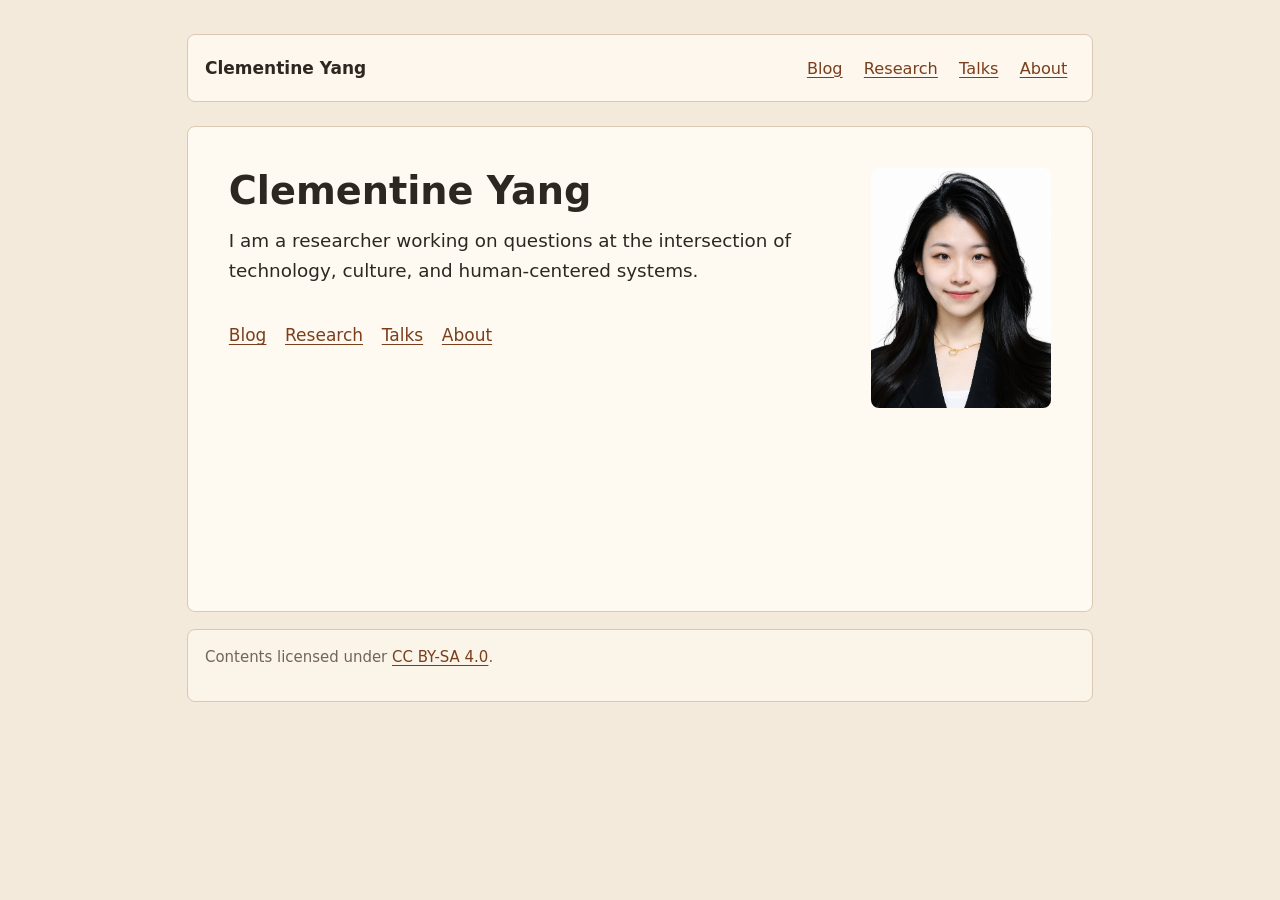
<file: index.html>
<!doctype html>
<html lang="en">
  <head>
    <meta charset="utf-8">
    <meta name="viewport" content="width=device-width, initial-scale=1">
    <meta name="description" content="Academic homepage for Clementine Yang.">
    <title>Clementine Yang</title>
    <link rel="icon" href="/favicon.svg" type="image/svg+xml">
    <link rel="stylesheet" href="/styles.css?v=20261126-cursor">
  <link rel="stylesheet" href="/cursor.css?v=20261126-cursor">
</head>
  <body>
    <header class="site-header">
      <a class="site-title" href="/" aria-label="Clementine Yang home">Clementine Yang</a>
      <nav aria-label="Primary navigation">
        <a href="/blog/">Blog</a>
        <a href="/research/">Research</a>
        <a href="/talks/">Talks</a>
        <a href="/about/">About</a>
      </nav>
    </header>

    <main class="home">
      <section class="home-intro" aria-labelledby="home-title">
        <div class="home-copy">
        <h1 id="home-title">Clementine Yang</h1>
        <p class="lede">
          I am a researcher working on questions at the intersection of
          technology, culture, and human-centered systems.
        </p>

        <ul class="home-links" aria-label="Site sections">
          <li><a href="/blog/">Blog</a></li>
          <li><a href="/research/">Research</a></li>
          <li><a href="/talks/">Talks</a></li>
          <li><a href="/about/">About</a></li>
        </ul>
        </div>
        <img class="home-portrait" src="/assets/clementine-yang-white.png" alt="Portrait of Clementine Yang against a white background" width="576" height="768">
      </section>
    </main>

    <footer>
      <p>Contents licensed under <a href="https://creativecommons.org/licenses/by-sa/4.0/">CC BY-SA 4.0</a>.</p>
    </footer>
  </body>
</html>
</file>
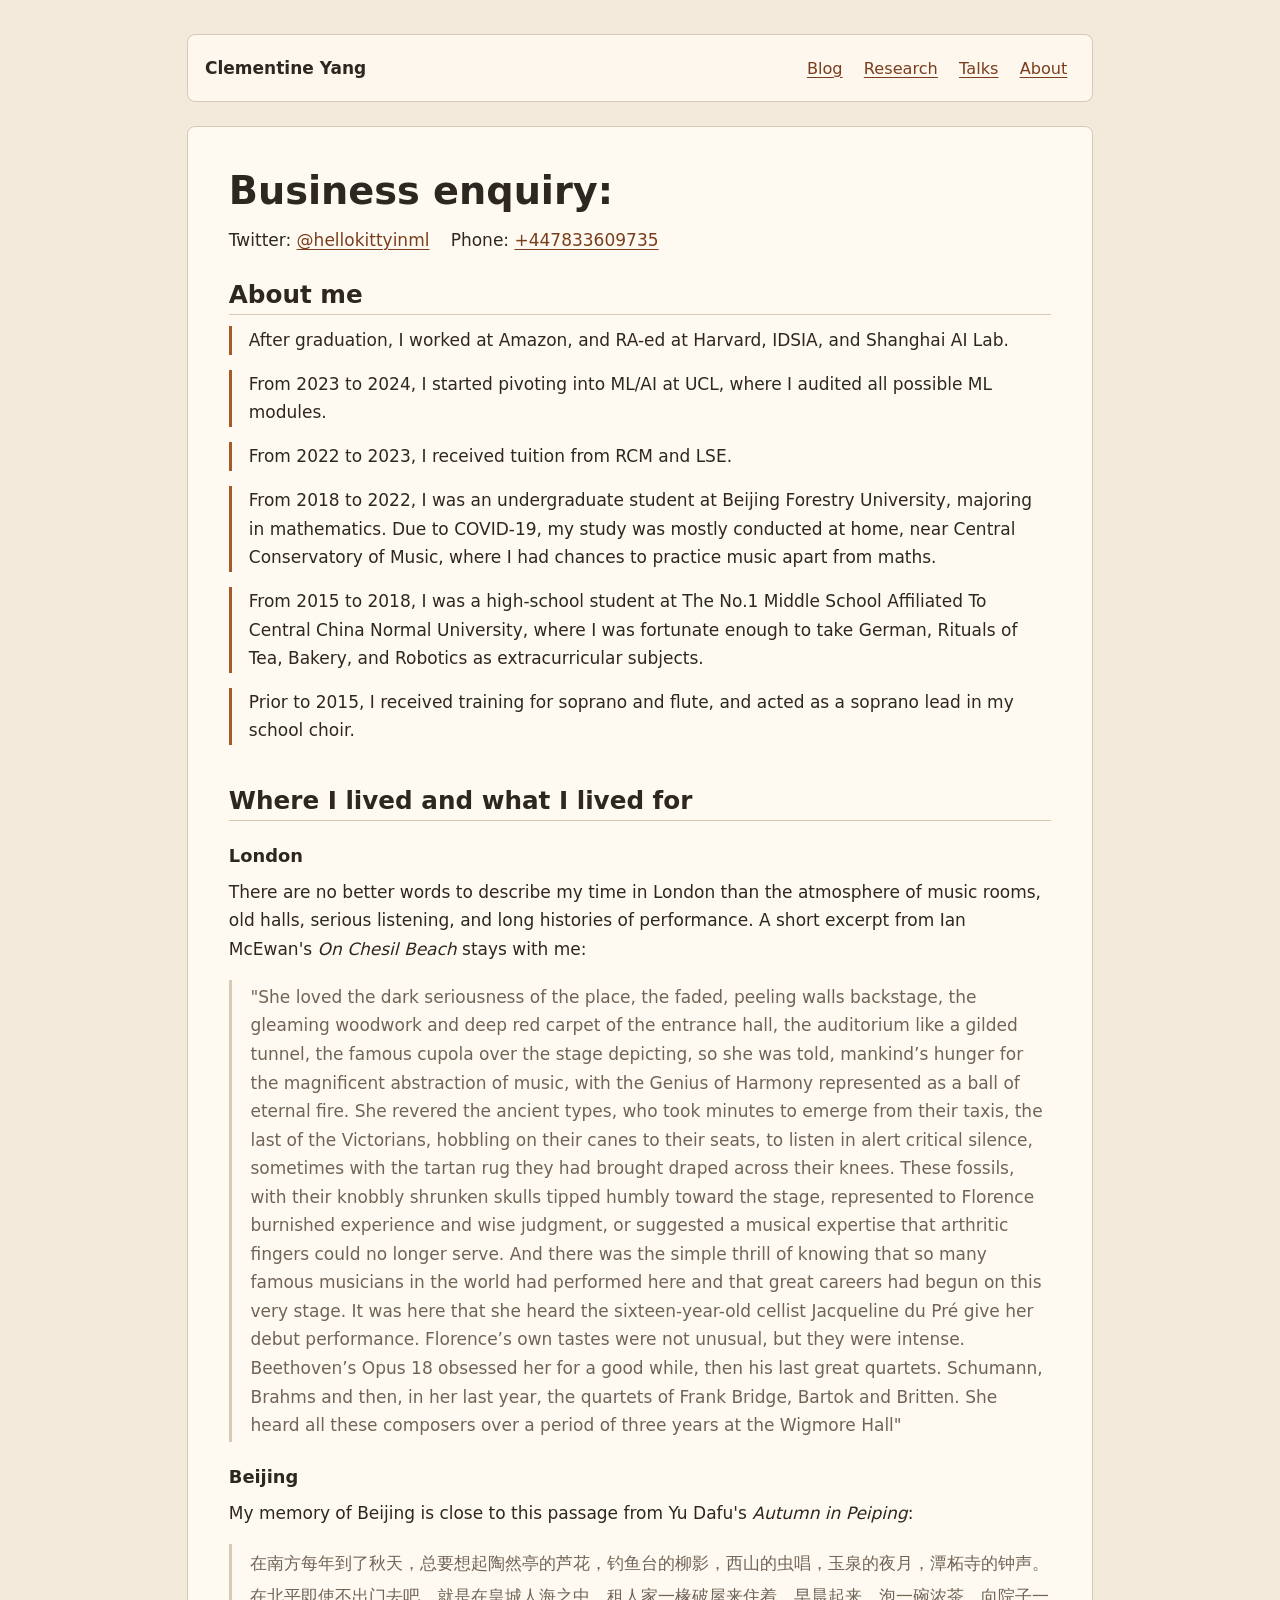
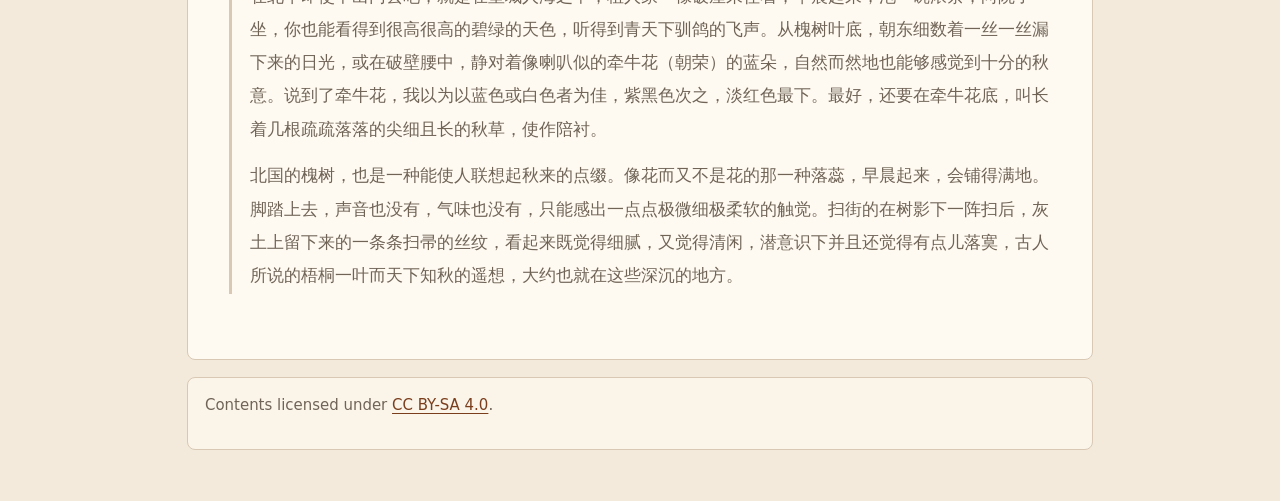
<file: about/index.html>
<!doctype html>
<html lang="en">
  <head>
    <meta charset="utf-8">
    <meta name="viewport" content="width=device-width, initial-scale=1">
    <meta name="description" content="About Clementine Yang.">
    <title>About - Clementine Yang</title>
    <link rel="icon" href="/favicon.svg" type="image/svg+xml">
    <link rel="stylesheet" href="/styles.css?v=20261126-cursor">
  <link rel="stylesheet" href="/cursor.css?v=20261126-cursor">
</head>
  <body>
    <header class="site-header">
      <a class="site-title" href="/" aria-label="Clementine Yang home">Clementine Yang</a>
      <nav aria-label="Primary navigation">
        <a href="/blog/">Blog</a>
        <a href="/research/">Research</a>
        <a href="/talks/">Talks</a>
        <a href="/about/">About</a>
      </nav>
    </header>

    <main>
      <h1>Business enquiry:</h1>
      <p class="about-contacts">
        <span>Twitter: <a href="https://twitter.com/hellokittyinml">@hellokittyinml</a></span>
        <span>Phone: <a href="tel:+447833609735">+447833609735</a></span>
      </p>

      <section class="about-section" aria-labelledby="about-me">
        <h2 id="about-me">About me</h2>
        <div class="timeline">
          <p>
            After graduation, I worked at Amazon, and RA-ed at
            Harvard, IDSIA, and Shanghai AI Lab.
          </p>
          <p>
            From 2023 to 2024, I started pivoting into ML/AI at UCL,
            where I audited all possible ML modules.
          </p>
          <p>
            From 2022 to 2023, I received tuition from RCM and LSE.
          </p>
          <p>
            From 2018 to 2022, I was an undergraduate student at Beijing
            Forestry University, majoring in mathematics. Due to COVID-19, my
            study was mostly conducted at home, near Central Conservatory of
            Music, where I had chances to practice music apart from maths.
          </p>
          <p>
            From 2015 to 2018, I was a high-school student at The No.1 Middle
            School Affiliated To Central China Normal University, where I was
            fortunate enough to take German, Rituals of Tea, Bakery, and
            Robotics as extracurricular subjects.
          </p>
          <p>
            Prior to 2015, I received training for soprano and flute, and
            acted as a soprano lead in my school choir.
          </p>
        </div>
      </section>

      <section class="about-section" aria-labelledby="lived-for">
        <h2 id="lived-for">Where I lived and what I lived for</h2>

        <h3>London</h3>
        <p>
          There are no better words to describe my time in London than the
          atmosphere of music rooms, old halls, serious listening, and long
          histories of performance. A short excerpt from Ian McEwan's
          <em>On Chesil Beach</em> stays with me:
        </p>
        <blockquote class="literary-quote">
          <p>
            "She loved the dark
seriousness of the place, the faded, peeling walls
backstage, the gleaming woodwork and deep red
carpet of the entrance hall, the auditorium like a
gilded tunnel, the famous cupola over the stage
depicting, so she was told, mankind’s hunger for
the magnificent abstraction of music, with the
Genius of Harmony represented as a ball of eternal fire. She revered the ancient types, who took
minutes to emerge from their taxis, the last of the
Victorians, hobbling on their canes to their seats,
to listen in alert critical silence, sometimes with
the tartan rug they had brought draped across
their knees. These fossils, with their knobbly
shrunken skulls tipped humbly toward the stage,
represented to Florence burnished experience and
wise judgment, or suggested a musical expertise
that arthritic fingers could no longer serve. And
there was the simple thrill of knowing that so
many famous musicians in the world had performed here and that great careers had begun on
this very stage. It was here that she heard the
sixteen-year-old cellist Jacqueline du Pré give her
debut performance. Florence’s own tastes were
not unusual, but they were intense. Beethoven’s
Opus 18 obsessed her for a good while, then his
last great quartets. Schumann, Brahms and then,
in her last year, the quartets of Frank Bridge, Bartok and Britten. She heard all these composers
over a period of three years at the Wigmore Hall"
          </p>
        </blockquote>


        <h3>Beijing</h3>
        <p>
          My memory of Beijing is close to this passage from Yu Dafu's
          <em>Autumn in Peiping</em>:
        </p>
        <blockquote class="literary-quote cjk" lang="zh-Hans">
          <p>
            在南方每年到了秋天，总要想起陶然亭的芦花，钓鱼台的柳影，西山的虫唱，玉泉的夜月，潭柘寺的钟声。在北平即使不出门去吧，就是在皇城人海之中，租人家一椽破屋来住着，早晨起来，泡一碗浓茶，向院子一坐，你也能看得到很高很高的碧绿的天色，听得到青天下驯鸽的飞声。从槐树叶底，朝东细数着一丝一丝漏下来的日光，或在破壁腰中，静对着像喇叭似的牵牛花（朝荣）的蓝朵，自然而然地也能够感觉到十分的秋意。说到了牵牛花，我以为以蓝色或白色者为佳，紫黑色次之，淡红色最下。最好，还要在牵牛花底，叫长着几根疏疏落落的尖细且长的秋草，使作陪衬。
          </p>
          <p>
            北国的槐树，也是一种能使人联想起秋来的点缀。像花而又不是花的那一种落蕊，早晨起来，会铺得满地。脚踏上去，声音也没有，气味也没有，只能感出一点点极微细极柔软的触觉。扫街的在树影下一阵扫后，灰土上留下来的一条条扫帚的丝纹，看起来既觉得细腻，又觉得清闲，潜意识下并且还觉得有点儿落寞，古人所说的梧桐一叶而天下知秋的遥想，大约也就在这些深沉的地方。
          </p>
        </blockquote>
      </section>
    </main>

    <footer>
      <p>Contents licensed under <a href="https://creativecommons.org/licenses/by-sa/4.0/">CC BY-SA 4.0</a>.</p>
    </footer>
  </body>
</html>
</file>
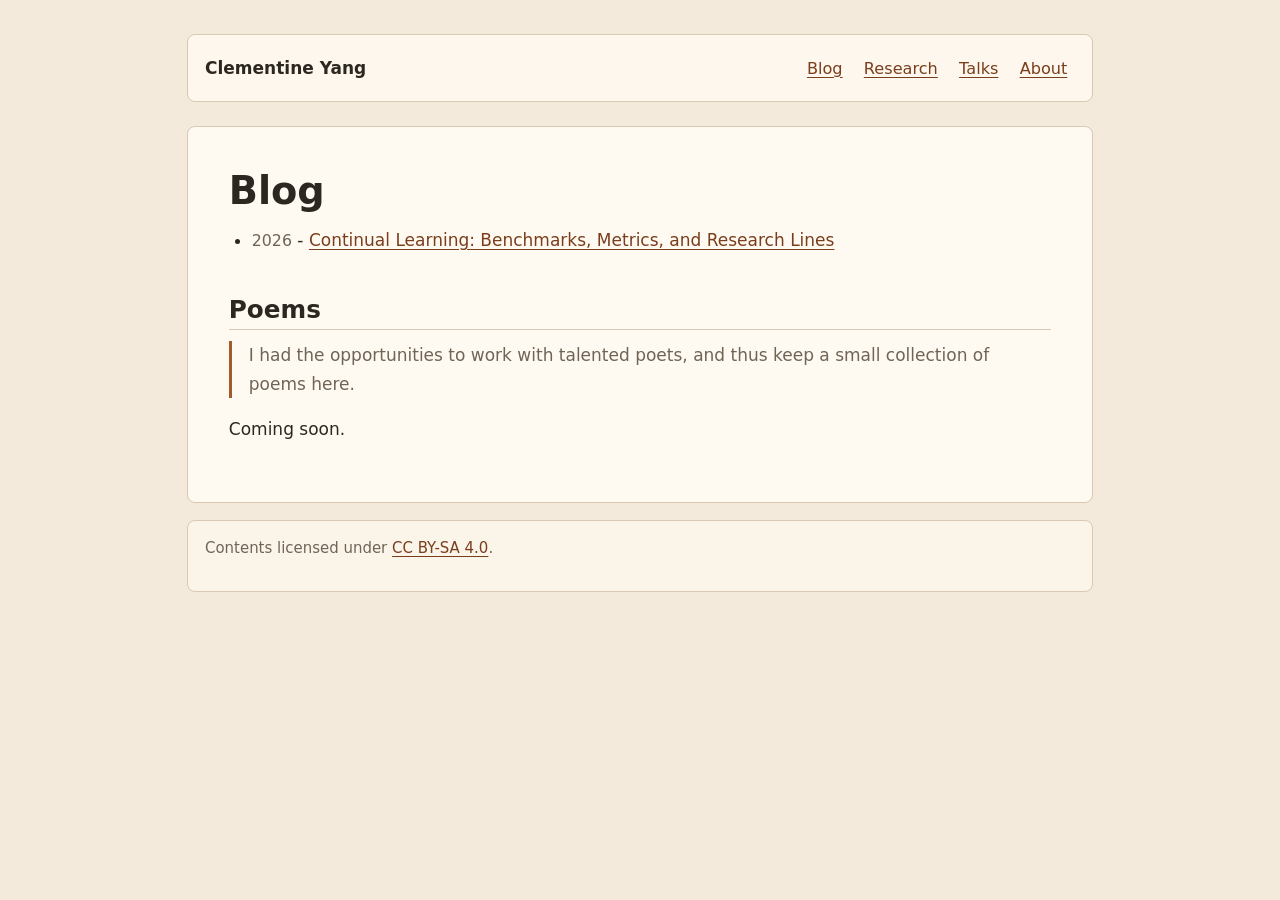
<file: blog/index.html>
<!doctype html>
<html lang="en">
  <head>
    <meta charset="utf-8">
    <meta name="viewport" content="width=device-width, initial-scale=1">
    <meta name="description" content="Blog by Clementine Yang.">
    <title>Blog - Clementine Yang</title>
    <link rel="icon" href="/favicon.svg" type="image/svg+xml">
    <link rel="stylesheet" href="/styles.css?v=20261126-cursor">
  <link rel="stylesheet" href="/cursor.css?v=20261126-cursor">
</head>
  <body>
    <header class="site-header">
      <a class="site-title" href="/" aria-label="Clementine Yang home">Clementine Yang</a>
      <nav aria-label="Primary navigation">
        <a href="/blog/">Blog</a>
        <a href="/research/">Research</a>
        <a href="/talks/">Talks</a>
        <a href="/about/">About</a>
      </nav>
    </header>

    <main>
      <h1>Blog</h1>
      <ul>
        <li>
          <span class="meta">2026</span> -
          <a href="/blog/continual-learning-overview/">
            Continual Learning: Benchmarks, Metrics, and Research Lines
          </a>
        </li>
      </ul>

      <h2>Poems</h2>
      <p class="notice">
        I had the opportunities to work with talented poets, and thus keep a
        small collection of poems here.
      </p>

      <p>Coming soon.</p>
    </main>

    <footer>
      <p>Contents licensed under <a href="https://creativecommons.org/licenses/by-sa/4.0/">CC BY-SA 4.0</a>.</p>
    </footer>
  </body>
</html>
</file>
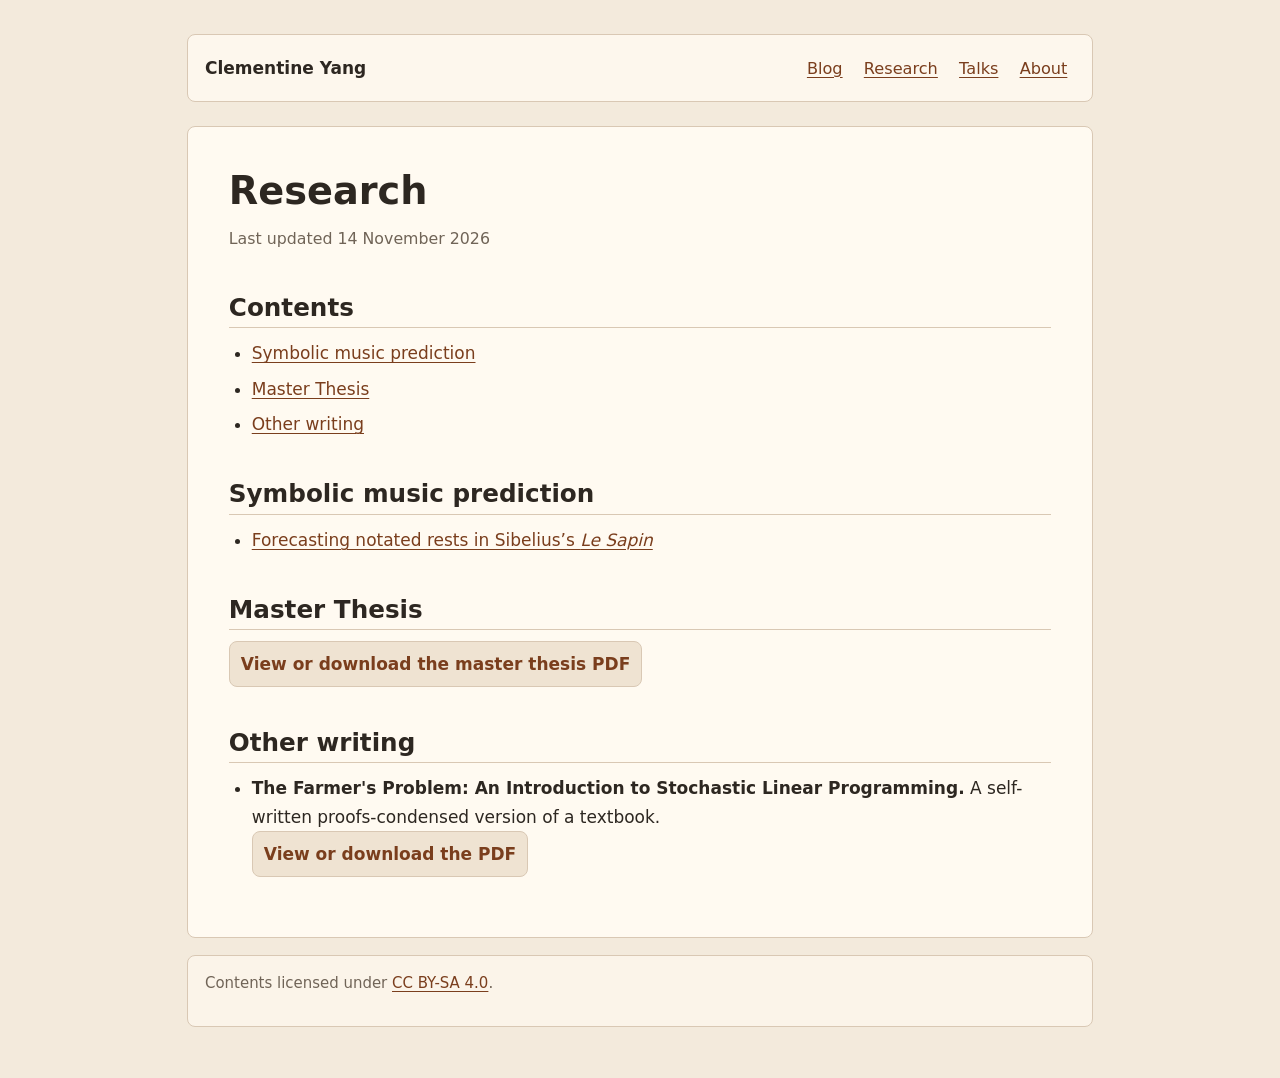
<file: research/index.html>
<!doctype html>
<html lang="en">
  <head>
    <meta charset="utf-8">
    <meta name="viewport" content="width=device-width, initial-scale=1">
    <meta name="description" content="Research by Clementine Yang.">
    <title>Research - Clementine Yang</title>
    <link rel="icon" href="/favicon.svg" type="image/svg+xml">
    <link rel="stylesheet" href="/styles.css?v=20261126-cursor">
  <link rel="stylesheet" href="/cursor.css?v=20261126-cursor">
</head>
  <body>
    <header class="site-header">
      <a class="site-title" href="/" aria-label="Clementine Yang home">Clementine Yang</a>
      <nav aria-label="Primary navigation">
        <a href="/blog/">Blog</a>
        <a href="/research/">Research</a>
        <a href="/talks/">Talks</a>
        <a href="/about/">About</a>
      </nav>
    </header>

    <main>
      <h1>Research</h1>
      <p class="meta">Last updated 14 November 2026</p>

      <h2>Contents</h2>
      <ul>
        <li><a href="#symbolic-music-prediction">Symbolic music prediction</a></li>
        <li><a href="#master-thesis">Master Thesis</a></li>
        <li><a href="#writing">Other writing</a></li>
      </ul>

      <h2 id="symbolic-music-prediction">Symbolic music prediction</h2>
      <ul>
        <li><a href="/research/forecasting-rests-le-sapin/">Forecasting notated rests in Sibelius’s <i>Le Sapin</i></a></li>
      </ul>

      <h2 id="master-thesis">Master Thesis</h2>
      <p>
        <a class="file-link" href="/research/ucl_latex_thesis_templates_master.pdf">
          View or download the master thesis PDF
        </a>
      </p>

      <h2 id="writing">Other writing</h2>
      <ul class="writing-list">
        <li>
          <strong>The Farmer's Problem: An Introduction to Stochastic Linear Programming.</strong>
          A self-written proofs-condensed version of a textbook.
          <br>
          <a class="file-link" href="/research/parisbaguette.pdf">
            View or download the PDF
          </a>
        </li>
      </ul>
    </main>

    <footer>
      <p>Contents licensed under <a href="https://creativecommons.org/licenses/by-sa/4.0/">CC BY-SA 4.0</a>.</p>
    </footer>
  </body>
</html>
</file>
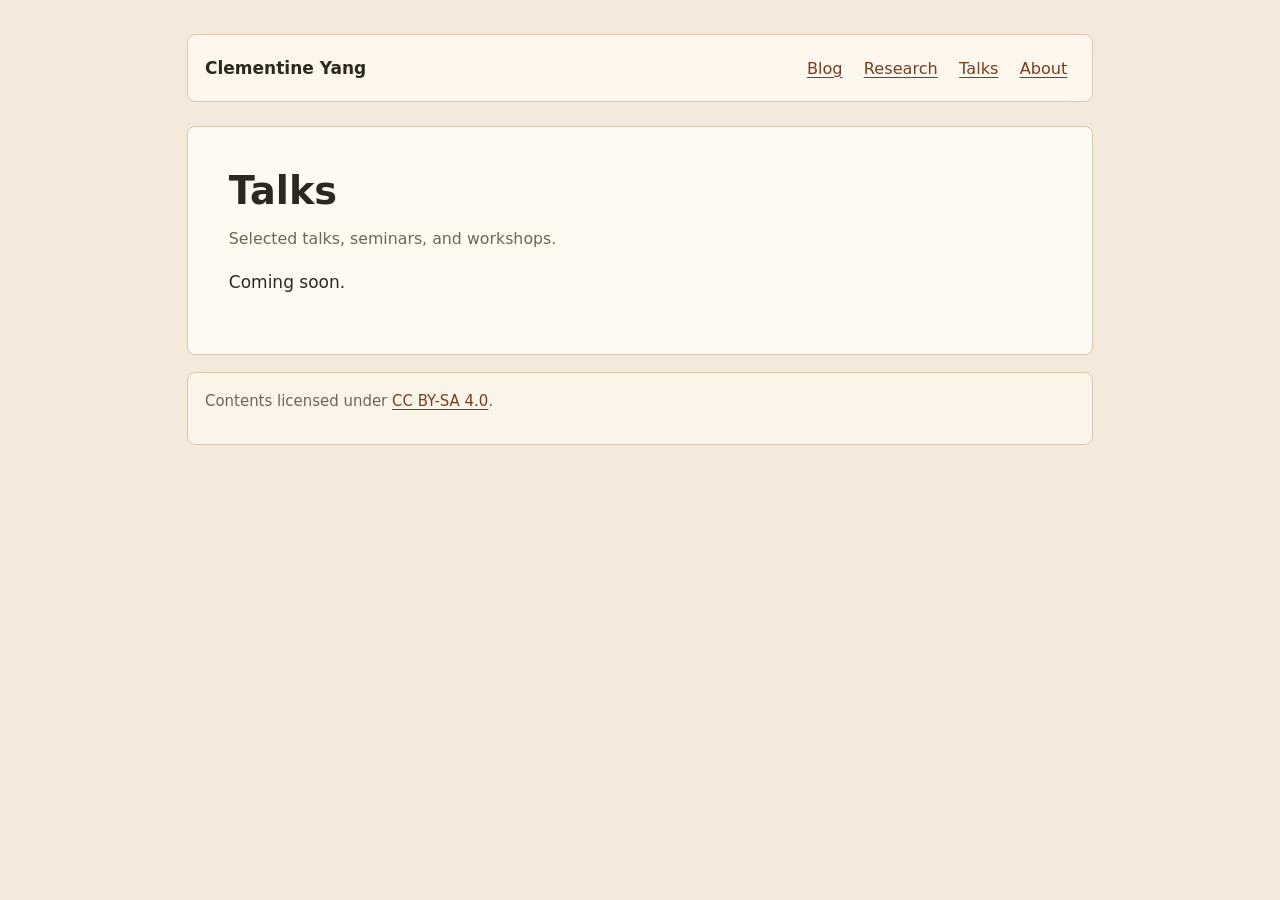
<file: talks/index.html>
<!doctype html>
<html lang="en">
  <head>
    <meta charset="utf-8">
    <meta name="viewport" content="width=device-width, initial-scale=1">
    <meta name="description" content="Talks by Clementine Yang.">
    <title>Talks - Clementine Yang</title>
    <link rel="icon" href="/favicon.svg" type="image/svg+xml">
    <link rel="stylesheet" href="/styles.css?v=20261126-cursor">
  <link rel="stylesheet" href="/cursor.css?v=20261126-cursor">
</head>
  <body>
    <header class="site-header">
      <a class="site-title" href="/" aria-label="Clementine Yang home">Clementine Yang</a>
      <nav aria-label="Primary navigation">
        <a href="/blog/">Blog</a>
        <a href="/research/">Research</a>
        <a href="/talks/">Talks</a>
        <a href="/about/">About</a>
      </nav>
    </header>

    <main>
      <h1>Talks</h1>
      <p class="meta">Selected talks, seminars, and workshops.</p>

      <p>Coming soon.</p>
    </main>

    <footer>
      <p>Contents licensed under <a href="https://creativecommons.org/licenses/by-sa/4.0/">CC BY-SA 4.0</a>.</p>
    </footer>
  </body>
</html>
</file>
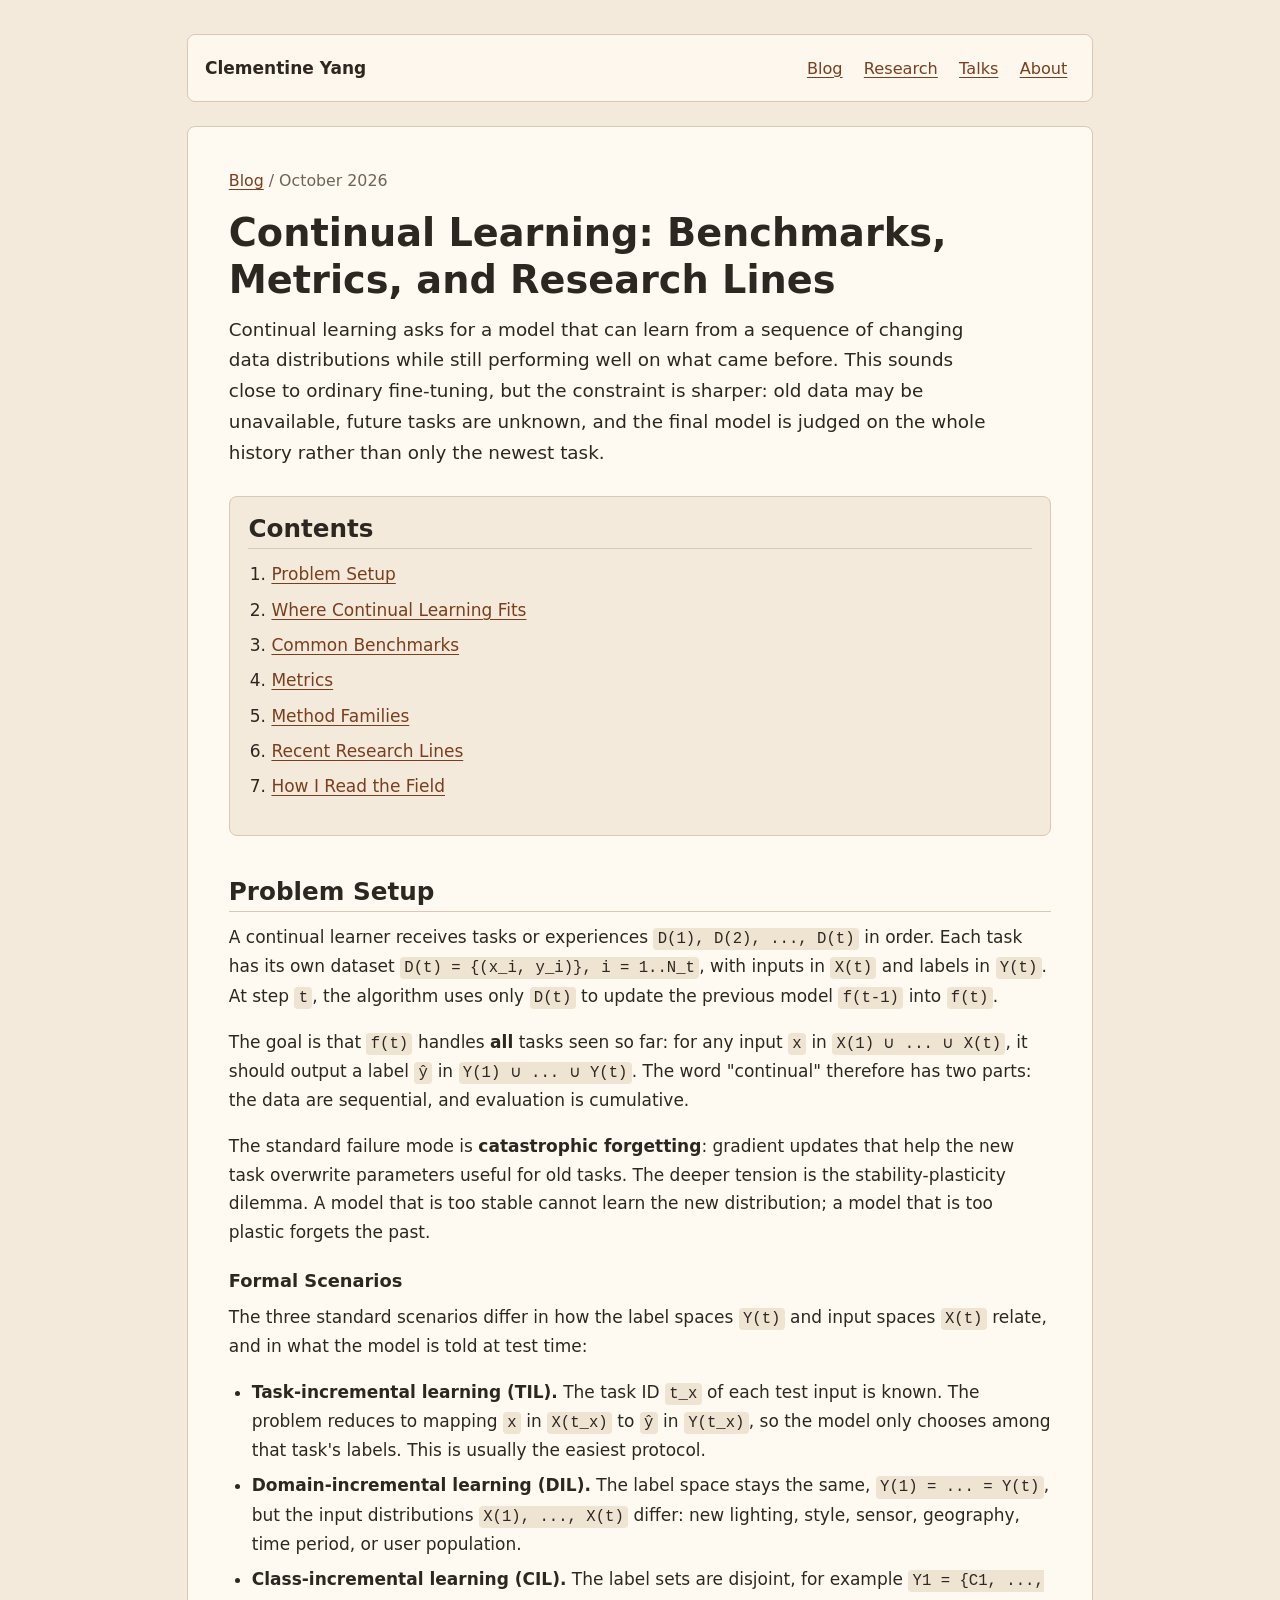
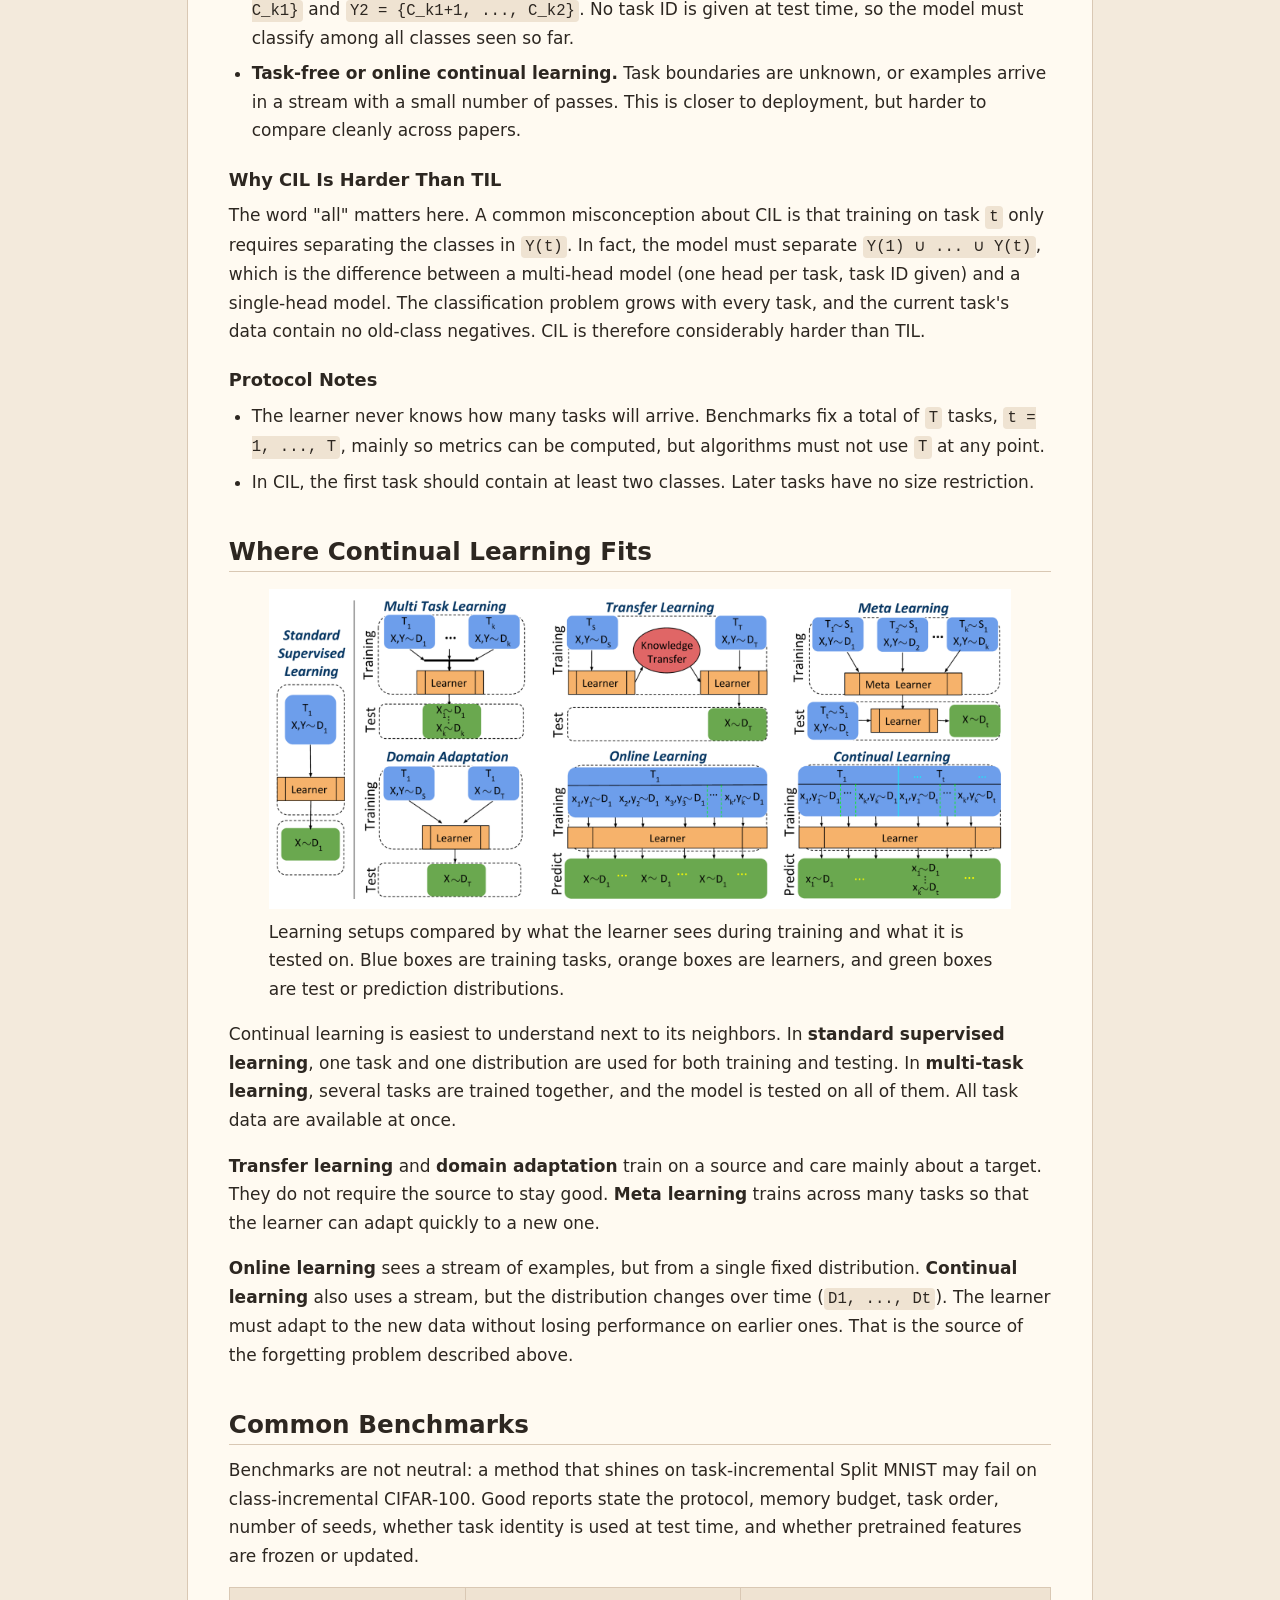
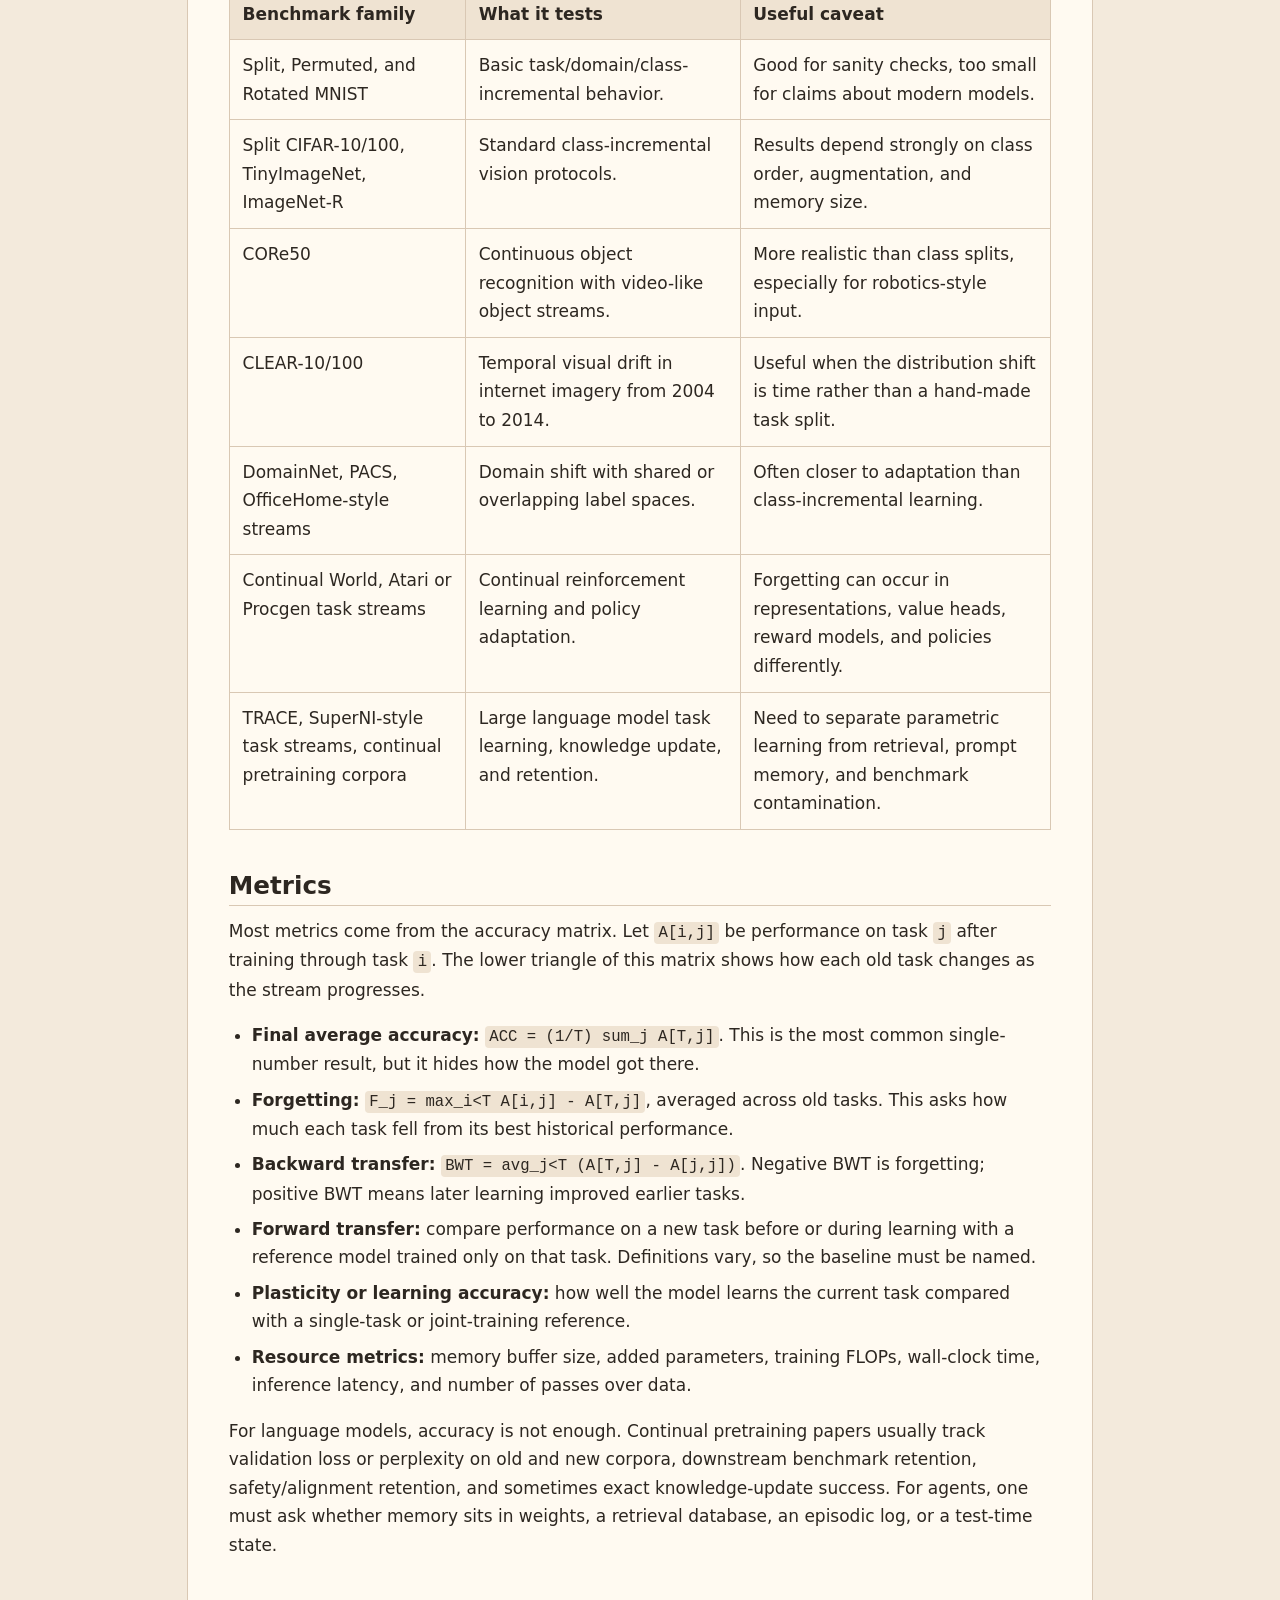
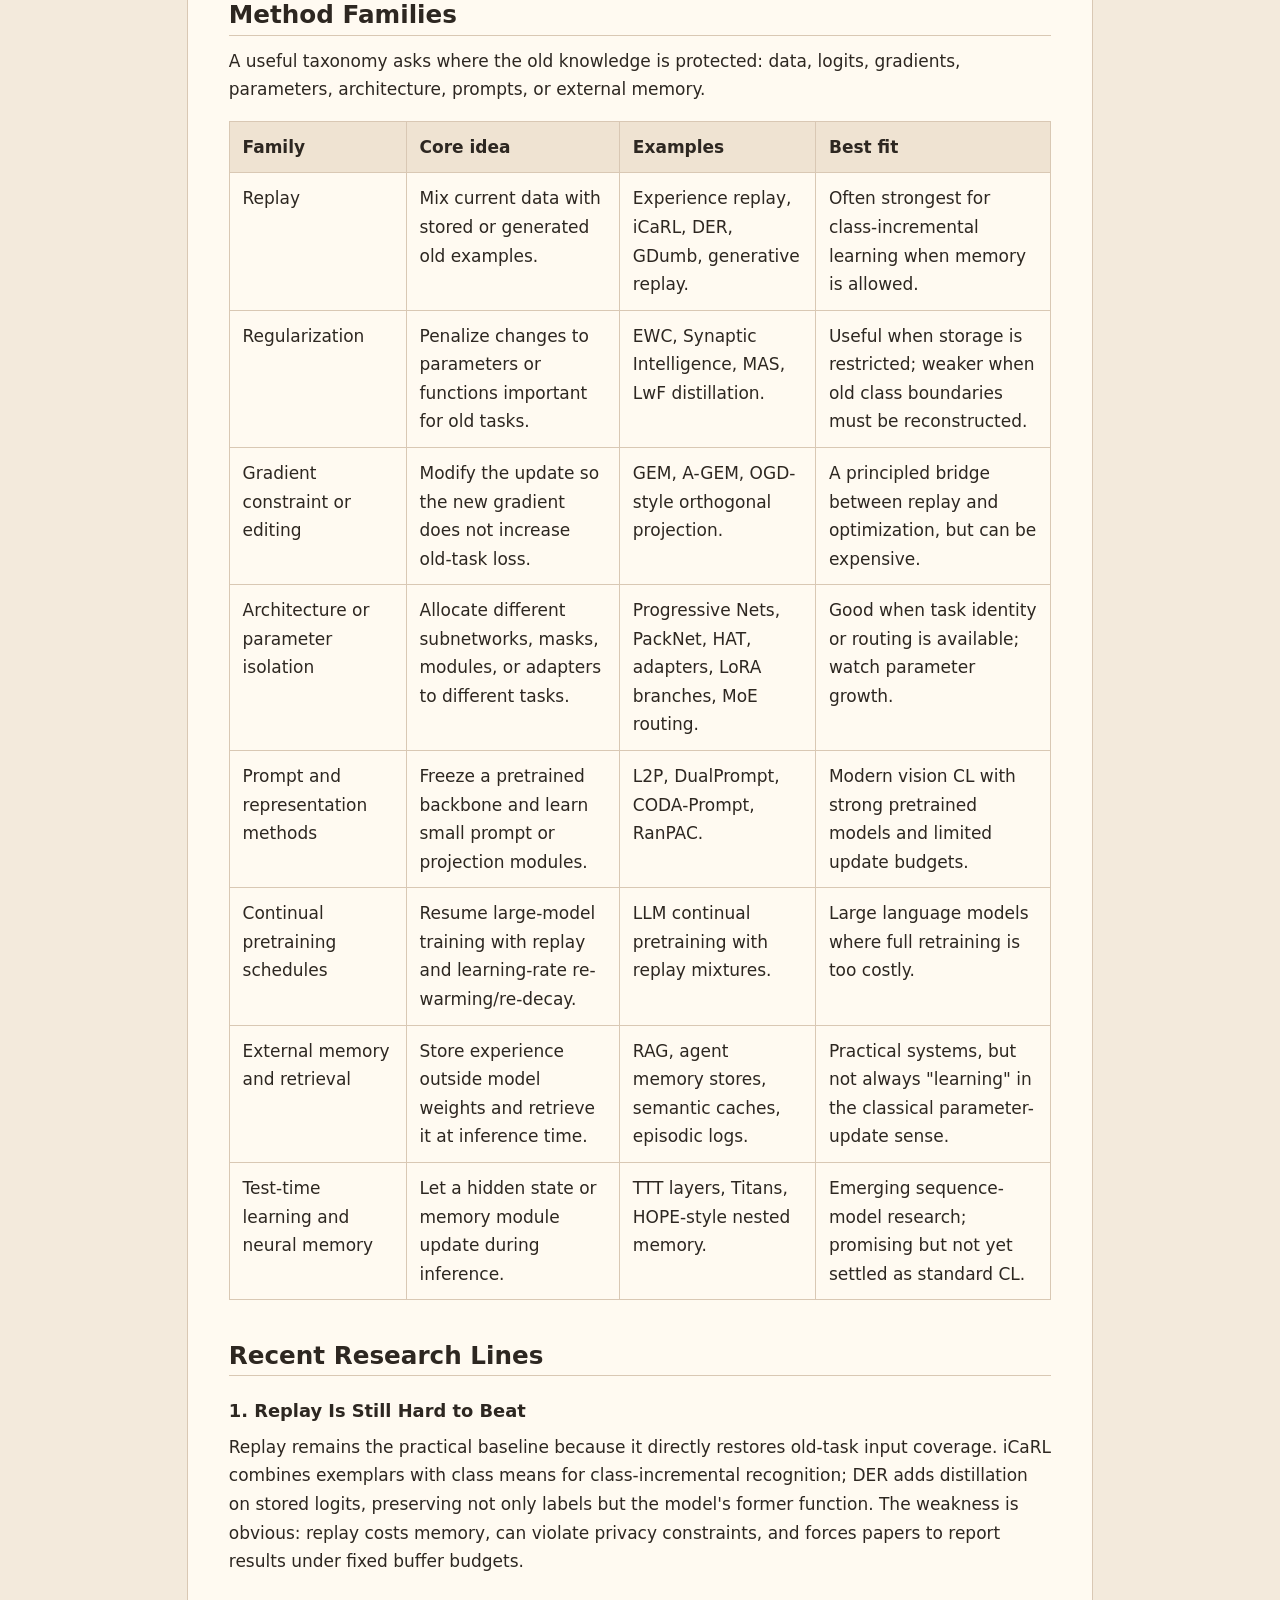
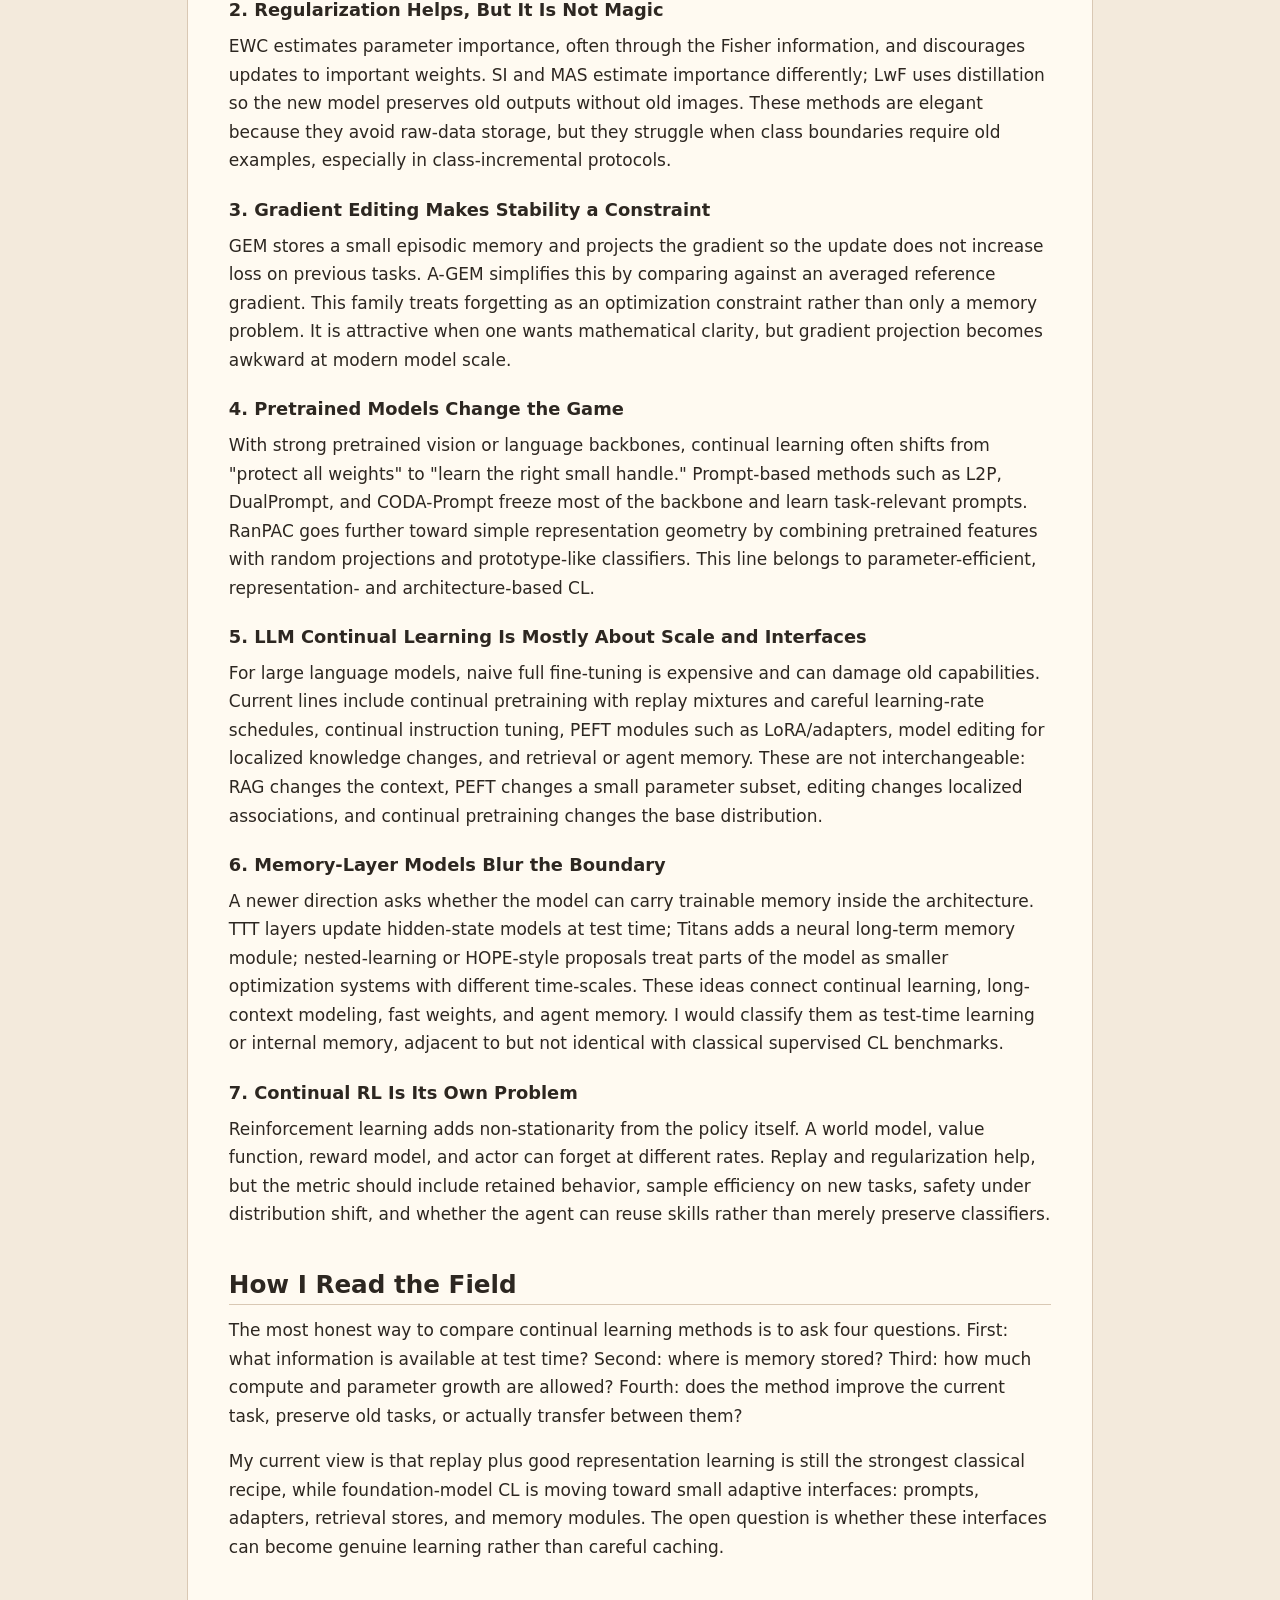
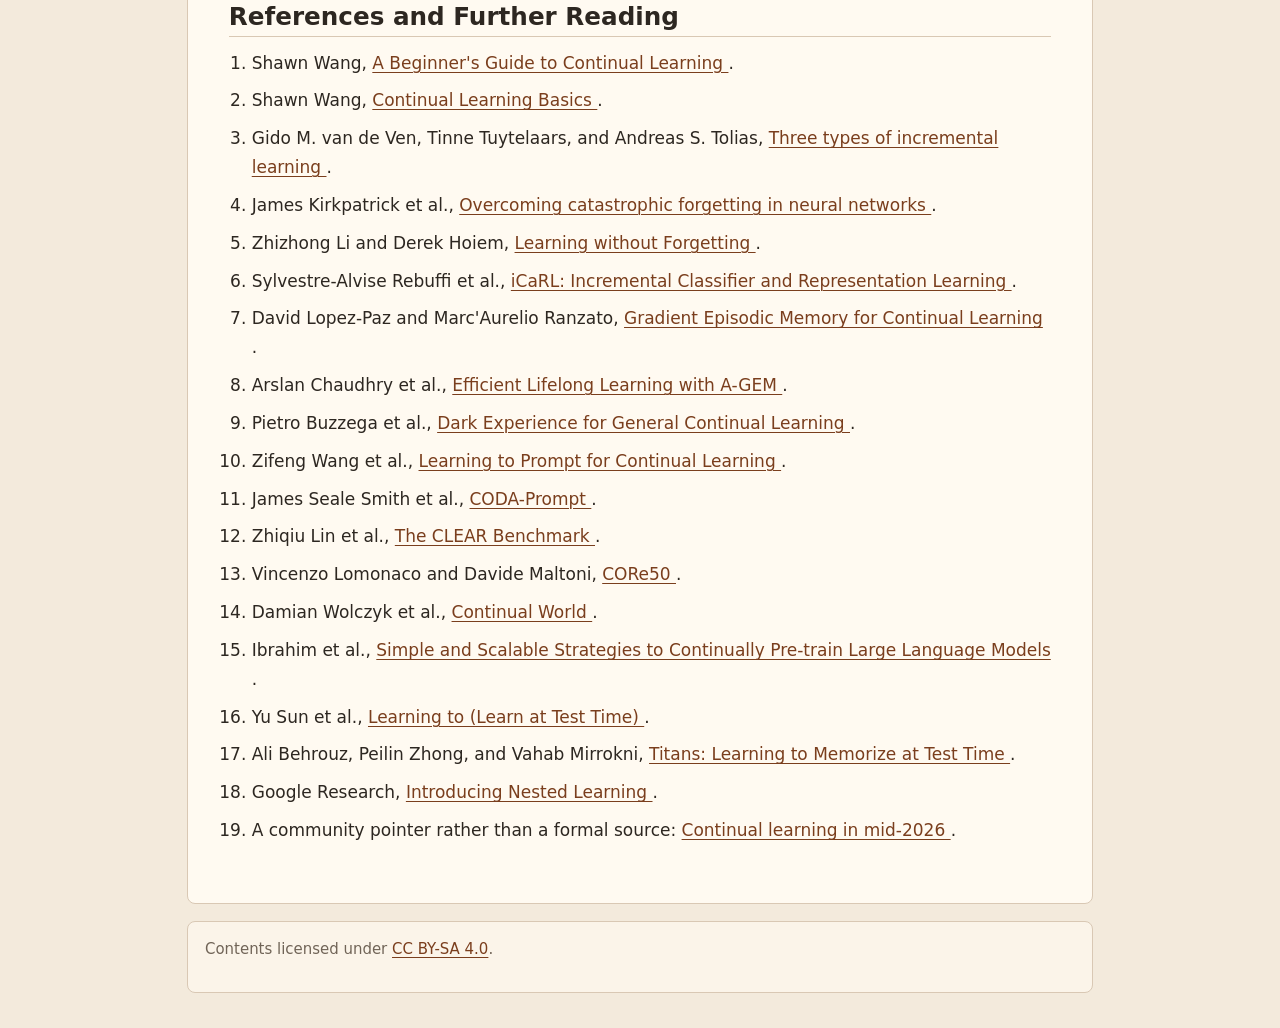
<file: blog/continual-learning-overview/index.html>
<!doctype html>
<html lang="en">
  <head>
    <meta charset="utf-8">
    <meta name="viewport" content="width=device-width, initial-scale=1">
    <meta
      name="description"
      content="A concise technical overview of continual learning: settings, benchmarks, metrics, method families, and recent research directions."
    >
    <title>Continual Learning: Benchmarks, Metrics, and Research Lines - Clementine Yang</title>
    <link rel="icon" href="/favicon.svg" type="image/svg+xml">
    <link rel="stylesheet" href="/styles.css?v=20261126-cursor">
  <link rel="stylesheet" href="/cursor.css?v=20261126-cursor">
</head>
  <body>
    <header class="site-header">
      <a class="site-title" href="/" aria-label="Clementine Yang home">Clementine Yang</a>
      <nav aria-label="Primary navigation">
        <a href="/blog/">Blog</a>
        <a href="/research/">Research</a>
        <a href="/talks/">Talks</a>
        <a href="/about/">About</a>
      </nav>
    </header>

    <main class="post">
      <p class="meta"><a href="/blog/">Blog</a> / October 2026</p>
      <h1>Continual Learning: Benchmarks, Metrics, and Research Lines</h1>
      <p class="lede">
        Continual learning asks for a model that can learn from a sequence of
        changing data distributions while still performing well on what came
        before. This sounds close to ordinary fine-tuning, but the constraint is
        sharper: old data may be unavailable, future tasks are unknown, and the
        final model is judged on the whole history rather than only the newest
        task.
      </p>

      <section class="toc" aria-labelledby="contents">
        <h2 id="contents">Contents</h2>
        <ol>
          <li><a href="#setup">Problem Setup</a></li>
          <li><a href="#landscape">Where Continual Learning Fits</a></li>
          <li><a href="#benchmarks">Common Benchmarks</a></li>
          <li><a href="#metrics">Metrics</a></li>
          <li><a href="#methods">Method Families</a></li>
          <li><a href="#recent">Recent Research Lines</a></li>
          <li><a href="#reading">How I Read the Field</a></li>
        </ol>
      </section>

      <section id="setup">
        <h2>Problem Setup</h2>
        <p>
          A continual learner receives tasks or experiences
          <code>D(1), D(2), ..., D(t)</code> in order. Each task has its own
          dataset <code>D(t) = {(x_i, y_i)}, i = 1..N_t</code>, with inputs in
          <code>X(t)</code> and labels in <code>Y(t)</code>. At step
          <code>t</code>, the algorithm uses only <code>D(t)</code> to update
          the previous model <code>f(t-1)</code> into <code>f(t)</code>.
        </p>
        <p>
          The goal is that <code>f(t)</code> handles <strong>all</strong> tasks
          seen so far: for any input
          <code>x</code> in <code>X(1) ∪ ... ∪ X(t)</code>, it should output a
          label <code>ŷ</code> in <code>Y(1) ∪ ... ∪ Y(t)</code>. The word
          "continual" therefore has two parts: the data are sequential, and
          evaluation is cumulative.
        </p>
        <p>
          The standard failure mode is <strong>catastrophic forgetting</strong>:
          gradient updates that help the new task overwrite parameters useful
          for old tasks. The deeper tension is the stability-plasticity dilemma.
          A model that is too stable cannot learn the new distribution; a model
          that is too plastic forgets the past.
        </p>

        <h3>Formal Scenarios</h3>
        <p>
          The three standard scenarios differ in how the label spaces
          <code>Y(t)</code> and input spaces <code>X(t)</code> relate, and in
          what the model is told at test time:
        </p>
        <ul>
          <li>
            <strong>Task-incremental learning (TIL).</strong> The task ID
            <code>t_x</code> of each test input is known. The problem reduces to
            mapping <code>x</code> in <code>X(t_x)</code> to
            <code>ŷ</code> in <code>Y(t_x)</code>, so the model only chooses
            among that task's labels. This is usually the easiest protocol.
          </li>
          <li>
            <strong>Domain-incremental learning (DIL).</strong> The label space
            stays the same, <code>Y(1) = ... = Y(t)</code>, but the input
            distributions <code>X(1), ..., X(t)</code> differ: new lighting,
            style, sensor, geography, time period, or user population.
          </li>
          <li>
            <strong>Class-incremental learning (CIL).</strong> The label sets
            are disjoint, for example
            <code>Y1 = {C1, ..., C_k1}</code> and
            <code>Y2 = {C_k1+1, ..., C_k2}</code>. No task ID is given at test
            time, so the model must classify among all classes seen so far.
          </li>
          <li>
            <strong>Task-free or online continual learning.</strong> Task
            boundaries are unknown, or examples arrive in a stream with a small
            number of passes. This is closer to deployment, but harder to
            compare cleanly across papers.
          </li>
        </ul>

        <h3>Why CIL Is Harder Than TIL</h3>
        <p>
          The word "all" matters here. A common misconception about CIL is that
          training on task <code>t</code> only requires separating the classes
          in <code>Y(t)</code>. In fact, the model must separate
          <code>Y(1) ∪ ... ∪ Y(t)</code>, which is the difference between a
          multi-head model (one head per task, task ID given) and a single-head
          model. The classification problem grows with every task, and the
          current task's data contain no old-class negatives. CIL is therefore
          considerably harder than TIL.
        </p>

        <h3>Protocol Notes</h3>
        <ul>
          <li>
            The learner never knows how many tasks will arrive. Benchmarks fix a
            total of <code>T</code> tasks, <code>t = 1, ..., T</code>, mainly so
            metrics can be computed, but algorithms must not use
            <code>T</code> at any point.
          </li>
          <li>
            In CIL, the first task should contain at least two classes. Later
            tasks have no size restriction.
          </li>
        </ul>
      </section>
        
      </section>
            <section id="landscape">
        <h2>Where Continual Learning Fits</h2>
        <figure>
          <img
            src="/images/learning_setups.jpg"
            alt="Diagram comparing standard supervised learning, multi-task learning, transfer learning, meta learning, domain adaptation, online learning, and continual learning by their training and test data flows."
            loading="lazy"
            style="max-width:100%;height:auto;"
          >
          <figcaption>
            Learning setups compared by what the learner sees during training
            and what it is tested on. Blue boxes are training tasks, orange
            boxes are learners, and green boxes are test or prediction
            distributions.
          </figcaption>
        </figure>
        <p>
          Continual learning is easiest to understand next to its neighbors. In
          <strong>standard supervised learning</strong>, one task and one
          distribution are used for both training and testing. In
          <strong>multi-task learning</strong>, several tasks are trained
          together, and the model is tested on all of them. All task data are
          available at once.
        </p>
        <p>
          <strong>Transfer learning</strong> and <strong>domain adaptation</strong>
          train on a source and care mainly about a target. They do not require
          the source to stay good. <strong>Meta learning</strong> trains across
          many tasks so that the learner can adapt quickly to a new one.
        </p>
        <p>
          <strong>Online learning</strong> sees a stream of examples, but from a
          single fixed distribution. <strong>Continual learning</strong> also
          uses a stream, but the distribution changes over time
          (<code>D1, ..., Dt</code>). The learner must adapt to the new data
          without losing performance on earlier ones. That is the source of the
          forgetting problem described above.
        </p>
      </section>

      <section id="benchmarks">
        <h2>Common Benchmarks</h2>
        <p>
          Benchmarks are not neutral: a method that shines on task-incremental
          Split MNIST may fail on class-incremental CIFAR-100. Good reports state
          the protocol, memory budget, task order, number of seeds, whether task
          identity is used at test time, and whether pretrained features are
          frozen or updated.
        </p>
        <div class="table-wrap">
          <table>
            <thead>
              <tr>
                <th>Benchmark family</th>
                <th>What it tests</th>
                <th>Useful caveat</th>
              </tr>
            </thead>
            <tbody>
              <tr>
                <td>Split, Permuted, and Rotated MNIST</td>
                <td>Basic task/domain/class-incremental behavior.</td>
                <td>Good for sanity checks, too small for claims about modern models.</td>
              </tr>
              <tr>
                <td>Split CIFAR-10/100, TinyImageNet, ImageNet-R</td>
                <td>Standard class-incremental vision protocols.</td>
                <td>Results depend strongly on class order, augmentation, and memory size.</td>
              </tr>
              <tr>
                <td>CORe50</td>
                <td>Continuous object recognition with video-like object streams.</td>
                <td>More realistic than class splits, especially for robotics-style input.</td>
              </tr>
              <tr>
                <td>CLEAR-10/100</td>
                <td>Temporal visual drift in internet imagery from 2004 to 2014.</td>
                <td>Useful when the distribution shift is time rather than a hand-made task split.</td>
              </tr>
              <tr>
                <td>DomainNet, PACS, OfficeHome-style streams</td>
                <td>Domain shift with shared or overlapping label spaces.</td>
                <td>Often closer to adaptation than class-incremental learning.</td>
              </tr>
              <tr>
                <td>Continual World, Atari or Procgen task streams</td>
                <td>Continual reinforcement learning and policy adaptation.</td>
                <td>Forgetting can occur in representations, value heads, reward models, and policies differently.</td>
              </tr>
              <tr>
                <td>TRACE, SuperNI-style task streams, continual pretraining corpora</td>
                <td>Large language model task learning, knowledge update, and retention.</td>
                <td>Need to separate parametric learning from retrieval, prompt memory, and benchmark contamination.</td>
              </tr>
            </tbody>
          </table>
        </div>
      </section>

      <section id="metrics">
        <h2>Metrics</h2>
        <p>
          Most metrics come from the accuracy matrix. Let <code>A[i,j]</code> be
          performance on task <code>j</code> after training through task
          <code>i</code>. The lower triangle of this matrix shows how each old
          task changes as the stream progresses.
        </p>
        <ul>
          <li>
            <strong>Final average accuracy:</strong>
            <code>ACC = (1/T) sum_j A[T,j]</code>. This is the most common
            single-number result, but it hides how the model got there.
          </li>
          <li>
            <strong>Forgetting:</strong>
            <code>F_j = max_i&lt;T A[i,j] - A[T,j]</code>, averaged across old
            tasks. This asks how much each task fell from its best historical
            performance.
          </li>
          <li>
            <strong>Backward transfer:</strong>
            <code>BWT = avg_j&lt;T (A[T,j] - A[j,j])</code>. Negative BWT is
            forgetting; positive BWT means later learning improved earlier
            tasks.
          </li>
          <li>
            <strong>Forward transfer:</strong> compare performance on a new task
            before or during learning with a reference model trained only on that
            task. Definitions vary, so the baseline must be named.
          </li>
          <li>
            <strong>Plasticity or learning accuracy:</strong> how well the model
            learns the current task compared with a single-task or joint-training
            reference.
          </li>
          <li>
            <strong>Resource metrics:</strong> memory buffer size, added
            parameters, training FLOPs, wall-clock time, inference latency, and
            number of passes over data.
          </li>
        </ul>
        <p>
          For language models, accuracy is not enough. Continual pretraining
          papers usually track validation loss or perplexity on old and new
          corpora, downstream benchmark retention, safety/alignment retention,
          and sometimes exact knowledge-update success. For agents, one must ask
          whether memory sits in weights, a retrieval database, an episodic log,
          or a test-time state.
        </p>
      </section>

      <section id="methods">
        <h2>Method Families</h2>
        <p>
          A useful taxonomy asks where the old knowledge is protected: data,
          logits, gradients, parameters, architecture, prompts, or external
          memory.
        </p>
        <div class="table-wrap">
          <table>
            <thead>
              <tr>
                <th>Family</th>
                <th>Core idea</th>
                <th>Examples</th>
                <th>Best fit</th>
              </tr>
            </thead>
            <tbody>
              <tr>
                <td>Replay</td>
                <td>Mix current data with stored or generated old examples.</td>
                <td>Experience replay, iCaRL, DER, GDumb, generative replay.</td>
                <td>Often strongest for class-incremental learning when memory is allowed.</td>
              </tr>
              <tr>
                <td>Regularization</td>
                <td>Penalize changes to parameters or functions important for old tasks.</td>
                <td>EWC, Synaptic Intelligence, MAS, LwF distillation.</td>
                <td>Useful when storage is restricted; weaker when old class boundaries must be reconstructed.</td>
              </tr>
              <tr>
                <td>Gradient constraint or editing</td>
                <td>Modify the update so the new gradient does not increase old-task loss.</td>
                <td>GEM, A-GEM, OGD-style orthogonal projection.</td>
                <td>A principled bridge between replay and optimization, but can be expensive.</td>
              </tr>
              <tr>
                <td>Architecture or parameter isolation</td>
                <td>Allocate different subnetworks, masks, modules, or adapters to different tasks.</td>
                <td>Progressive Nets, PackNet, HAT, adapters, LoRA branches, MoE routing.</td>
                <td>Good when task identity or routing is available; watch parameter growth.</td>
              </tr>
              <tr>
                <td>Prompt and representation methods</td>
                <td>Freeze a pretrained backbone and learn small prompt or projection modules.</td>
                <td>L2P, DualPrompt, CODA-Prompt, RanPAC.</td>
                <td>Modern vision CL with strong pretrained models and limited update budgets.</td>
              </tr>
              <tr>
                <td>Continual pretraining schedules</td>
                <td>Resume large-model training with replay and learning-rate re-warming/re-decay.</td>
                <td>LLM continual pretraining with replay mixtures.</td>
                <td>Large language models where full retraining is too costly.</td>
              </tr>
              <tr>
                <td>External memory and retrieval</td>
                <td>Store experience outside model weights and retrieve it at inference time.</td>
                <td>RAG, agent memory stores, semantic caches, episodic logs.</td>
                <td>Practical systems, but not always "learning" in the classical parameter-update sense.</td>
              </tr>
              <tr>
                <td>Test-time learning and neural memory</td>
                <td>Let a hidden state or memory module update during inference.</td>
                <td>TTT layers, Titans, HOPE-style nested memory.</td>
                <td>Emerging sequence-model research; promising but not yet settled as standard CL.</td>
              </tr>
            </tbody>
          </table>
        </div>
      </section>

      <section id="recent">
        <h2>Recent Research Lines</h2>
        <h3>1. Replay Is Still Hard to Beat</h3>
        <p>
          Replay remains the practical baseline because it directly restores
          old-task input coverage. iCaRL combines exemplars with class means for
          class-incremental recognition; DER adds distillation on stored logits,
          preserving not only labels but the model's former function. The
          weakness is obvious: replay costs memory, can violate privacy
          constraints, and forces papers to report results under fixed buffer
          budgets.
        </p>

        <h3>2. Regularization Helps, But It Is Not Magic</h3>
        <p>
          EWC estimates parameter importance, often through the Fisher
          information, and discourages updates to important weights. SI and MAS
          estimate importance differently; LwF uses distillation so the new model
          preserves old outputs without old images. These methods are elegant
          because they avoid raw-data storage, but they struggle when class
          boundaries require old examples, especially in class-incremental
          protocols.
        </p>

        <h3>3. Gradient Editing Makes Stability a Constraint</h3>
        <p>
          GEM stores a small episodic memory and projects the gradient so the
          update does not increase loss on previous tasks. A-GEM simplifies this
          by comparing against an averaged reference gradient. This family treats
          forgetting as an optimization constraint rather than only a memory
          problem. It is attractive when one wants mathematical clarity, but
          gradient projection becomes awkward at modern model scale.
        </p>

        <h3>4. Pretrained Models Change the Game</h3>
        <p>
          With strong pretrained vision or language backbones, continual learning
          often shifts from "protect all weights" to "learn the right small
          handle." Prompt-based methods such as L2P, DualPrompt, and CODA-Prompt
          freeze most of the backbone and learn task-relevant prompts. RanPAC
          goes further toward simple representation geometry by combining
          pretrained features with random projections and prototype-like
          classifiers. This line belongs to parameter-efficient, representation-
          and architecture-based CL.
        </p>

        <h3>5. LLM Continual Learning Is Mostly About Scale and Interfaces</h3>
        <p>
          For large language models, naive full fine-tuning is expensive and can
          damage old capabilities. Current lines include continual pretraining
          with replay mixtures and careful learning-rate schedules, continual
          instruction tuning, PEFT modules such as LoRA/adapters, model editing
          for localized knowledge changes, and retrieval or agent memory. These
          are not interchangeable: RAG changes the context, PEFT changes a small
          parameter subset, editing changes localized associations, and
          continual pretraining changes the base distribution.
        </p>

        <h3>6. Memory-Layer Models Blur the Boundary</h3>
        <p>
          A newer direction asks whether the model can carry trainable memory
          inside the architecture. TTT layers update hidden-state models at test
          time; Titans adds a neural long-term memory module; nested-learning or
          HOPE-style proposals treat parts of the model as smaller optimization
          systems with different time-scales. These ideas connect continual
          learning, long-context modeling, fast weights, and agent memory. I
          would classify them as test-time learning or internal memory, adjacent
          to but not identical with classical supervised CL benchmarks.
        </p>

        <h3>7. Continual RL Is Its Own Problem</h3>
        <p>
          Reinforcement learning adds non-stationarity from the policy itself.
          A world model, value function, reward model, and actor can forget at
          different rates. Replay and regularization help, but the metric should
          include retained behavior, sample efficiency on new tasks, safety under
          distribution shift, and whether the agent can reuse skills rather than
          merely preserve classifiers.
        </p>
      </section>

      <section id="reading">
        <h2>How I Read the Field</h2>
        <p>
          The most honest way to compare continual learning methods is to ask
          four questions. First: what information is available at test time?
          Second: where is memory stored? Third: how much compute and parameter
          growth are allowed? Fourth: does the method improve the current task,
          preserve old tasks, or actually transfer between them?
        </p>
        <p>
          My current view is that replay plus good representation learning is
          still the strongest classical recipe, while foundation-model CL is
          moving toward small adaptive interfaces: prompts, adapters, retrieval
          stores, and memory modules. The open question is whether these
          interfaces can become genuine learning rather than careful caching. 
        </p>
      </section>

      <section class="references" aria-labelledby="references">
        <h2 id="references">References and Further Reading</h2>
        <ol>
          <li>
            Shawn Wang,
            <a href="https://pengxiang-wang.com/posts/2024-09-23-continual-learning-beginners-guide">
              A Beginner's Guide to Continual Learning
            </a>.
          </li>
          <li>
            Shawn Wang,
            <a href="https://pengxiang-wang.github.io/posts/continual_learning/">
              Continual Learning Basics
            </a>.
          </li>
          <li>
            Gido M. van de Ven, Tinne Tuytelaars, and Andreas S. Tolias,
            <a href="https://doi.org/10.1038/s42256-022-00568-3">
              Three types of incremental learning
            </a>.
          </li>
          <li>
            James Kirkpatrick et al.,
            <a href="https://doi.org/10.1073/pnas.1611835114">
              Overcoming catastrophic forgetting in neural networks
            </a>.
          </li>
          <li>
            Zhizhong Li and Derek Hoiem,
            <a href="https://arxiv.org/abs/1606.09282">
              Learning without Forgetting
            </a>.
          </li>
          <li>
            Sylvestre-Alvise Rebuffi et al.,
            <a href="https://openaccess.thecvf.com/content_cvpr_2017/papers/Rebuffi_iCaRL_Incremental_Classifier_CVPR_2017_paper.pdf">
              iCaRL: Incremental Classifier and Representation Learning
            </a>.
          </li>
          <li>
            David Lopez-Paz and Marc'Aurelio Ranzato,
            <a href="https://papers.nips.cc/paper/2017/hash/f87522788a2be2d171666752f97ddebb-Abstract.html">
              Gradient Episodic Memory for Continual Learning
            </a>.
          </li>
          <li>
            Arslan Chaudhry et al.,
            <a href="https://arxiv.org/abs/1812.00420">
              Efficient Lifelong Learning with A-GEM
            </a>.
          </li>
          <li>
            Pietro Buzzega et al.,
            <a href="https://papers.nips.cc/paper/2020/hash/b704ea2c39778f07c617f6b7ce480e9e-Abstract.html">
              Dark Experience for General Continual Learning
            </a>.
          </li>
          <li>
            Zifeng Wang et al.,
            <a href="https://openaccess.thecvf.com/content/CVPR2022/html/Wang_Learning_To_Prompt_for_Continual_Learning_CVPR_2022_paper.html">
              Learning to Prompt for Continual Learning
            </a>.
          </li>
          <li>
            James Seale Smith et al.,
            <a href="https://openaccess.thecvf.com/content/CVPR2023/html/Smith_CODA-Prompt_COntinual_Decomposed_Attention-Based_Prompting_for_Rehearsal-Free_Continual_Learning_CVPR_2023_paper.html">
              CODA-Prompt
            </a>.
          </li>
          <li>
            Zhiqiu Lin et al.,
            <a href="https://datasets-benchmarks-proceedings.neurips.cc/paper_files/paper/2021/hash/2838023a778dfaecdc212708f721b788-Abstract-round2.html">
              The CLEAR Benchmark
            </a>.
          </li>
          <li>
            Vincenzo Lomonaco and Davide Maltoni,
            <a href="https://proceedings.mlr.press/v78/lomonaco17a.html">
              CORe50
            </a>.
          </li>
          <li>
            Damian Wolczyk et al.,
            <a href="https://proceedings.neurips.cc/paper_files/paper/2021/hash/ef8446f35513a8d6aa2308357a268a7e-Abstract.html">
              Continual World
            </a>.
          </li>
          <li>
            Ibrahim et al.,
            <a href="https://arxiv.org/abs/2403.08763">
              Simple and Scalable Strategies to Continually Pre-train Large Language Models
            </a>.
          </li>
          <li>
            Yu Sun et al.,
            <a href="https://arxiv.org/abs/2407.04620">
              Learning to (Learn at Test Time)
            </a>.
          </li>
          <li>
            Ali Behrouz, Peilin Zhong, and Vahab Mirrokni,
            <a href="https://arxiv.org/abs/2501.00663">
              Titans: Learning to Memorize at Test Time
            </a>.
          </li>
          <li>
            Google Research,
            <a href="https://research.google/blog/introducing-nested-learning-a-new-ml-paradigm-for-continual-learning/">
              Introducing Nested Learning
            </a>.
          </li>
          <li>
            A community pointer rather than a formal source:
            <a href="https://www.reddit.com/r/artificial/comments/1u40uys/continual_learning_in_mid2026_a_map_of_everyone/">
              Continual learning in mid-2026
            </a>.
          </li>
        </ol>
      </section>
    </main>

    <footer>
      <p>Contents licensed under <a href="https://creativecommons.org/licenses/by-sa/4.0/">CC BY-SA 4.0</a>.</p>
    </footer>
  </body>
</html>
</file>
<file: styles.css>
:root {
  color-scheme: light;
  --bg: #f3eadc;
  --panel: #fffaf1;
  --text: #2d2721;
  --muted: #706457;
  --link: #7a3e1d;
  --visited: #5d3555;
  --border: #d9c8b4;
  --accent: #a45a2a;
  --code-bg: #efe3d2;
  --max-width: 940px;
}

* {
  box-sizing: border-box;
}

html {
  font-size: 17px;
}

body {
  max-width: var(--max-width);
  margin: 0 auto;
  padding: 2rem 1rem 3rem;
  background: var(--bg);
  color: var(--text);
  font-family:
    Inter, ui-sans-serif, system-ui, -apple-system, BlinkMacSystemFont, "Segoe UI",
    sans-serif;
  line-height: 1.68;
}

a {
  color: var(--link);
  text-decoration-thickness: 0.08em;
  text-underline-offset: 0.18em;
}

a:visited {
  color: var(--visited);
}

a:hover {
  text-decoration-thickness: 0.12em;
}

.site-header {
  display: flex;
  align-items: baseline;
  justify-content: space-between;
  gap: 1rem;
  margin-bottom: 1.4rem;
  border: 1px solid var(--border);
  border-radius: 8px;
  background: rgba(255, 250, 241, 0.82);
  padding: 0.9rem 1rem;
}

.site-title {
  color: var(--text);
  font-weight: 700;
  text-decoration: none;
}

.site-title:visited {
  color: var(--text);
}

nav {
  display: flex;
  flex-wrap: wrap;
  gap: 0.35rem;
  font-size: 0.95rem;
}

nav a {
  border-radius: 8px;
  padding: 0.25rem 0.45rem;
}

nav a:hover {
  background: var(--code-bg);
}

h1,
h2,
h3 {
  margin: 0 0 0.65rem;
  line-height: 1.22;
}

h1 {
  font-size: 2.25rem;
}

h2 {
  margin-top: 2.4rem;
  padding-bottom: 0.25rem;
  border-bottom: 1px solid var(--border);
  font-size: 1.45rem;
}

h3 {
  margin-top: 1.4rem;
  font-size: 1.05rem;
}

p,
ul,
ol {
  margin-top: 0;
}

ul,
ol {
  padding-left: 1.35rem;
}

li + li {
  margin-top: 0.4rem;
}

footer {
  margin-top: 1rem;
  border: 1px solid var(--border);
  border-radius: 8px;
  background: rgba(255, 250, 241, 0.68);
  padding: 0.9rem 1rem;
  color: var(--muted);
  font-size: 0.88rem;
}

code {
  border-radius: 4px;
  background: var(--code-bg);
  padding: 0.12rem 0.25rem;
  font-family: ui-monospace, SFMono-Regular, Menlo, Consolas, monospace;
  font-size: 0.92em;
}

.home {
  min-height: 54vh;
}

.home-intro {
  display: grid;
  grid-template-columns: minmax(0, 1fr) 180px;
  align-items: start;
  gap: 2rem;
}

main {
  border: 1px solid var(--border);
  border-radius: 8px;
  background: var(--panel);
  padding: 2.4rem;
}

.lede {
  max-width: 620px;
  font-size: 1.08rem;
}

.home-links {
  display: flex;
  flex-wrap: wrap;
  gap: 0.7rem 1.1rem;
  margin: 2rem 0 0;
  padding: 0;
  list-style: none;
}

.home-links li + li {
  margin-top: 0;
}

.meta {
  color: var(--muted);
  font-size: 0.93rem;
}

.publication-list {
  padding-left: 1.15rem;
}

.publication-list li {
  margin-bottom: 1rem;
}

.writing-list li {
  margin-bottom: 1.1rem;
}

.paper-links {
  white-space: nowrap;
}

.file-link {
  display: inline-flex;
  border: 1px solid var(--border);
  border-radius: 8px;
  background: var(--code-bg);
  padding: 0.45rem 0.65rem;
  font-weight: 700;
  text-decoration: none;
}

.file-link:hover {
  border-color: var(--accent);
  text-decoration: underline;
}

.notice {
  border-left: 3px solid var(--accent);
  color: var(--muted);
  padding-left: 1rem;
}

.post .lede {
  max-width: 760px;
}

.toc {
  border: 1px solid var(--border);
  border-radius: 8px;
  background: var(--bg);
  margin: 1.6rem 0 2rem;
  padding: 1rem 1.1rem;
}

.toc h2 {
  margin-top: 0;
}

.table-wrap {
  overflow-x: auto;
  margin: 1rem 0 1.3rem;
}

table {
  width: 100%;
  border-collapse: collapse;
  min-width: 720px;
}

th,
td {
  border: 1px solid var(--border);
  padding: 0.65rem 0.75rem;
  text-align: left;
  vertical-align: top;
}

th {
  background: var(--code-bg);
  color: var(--text);
}

.references li {
  margin-bottom: 0.55rem;
}

.about-contacts {
  display: flex;
  flex-wrap: wrap;
  gap: 0.25rem 1.25rem;
  margin-bottom: 1.5rem;
}

.about-contacts span {
  white-space: nowrap;
}

.home-portrait {
  display: block;
  width: 180px;
  max-width: 100%;
  height: auto;
  margin: 0;
  border-radius: 8px;
  background: #fff;
}

.about-section:first-of-type h2 {
  margin-top: 0;
}

.timeline {
  display: grid;
  gap: 0.9rem;
}

.timeline p {
  border-left: 3px solid var(--accent);
  margin-bottom: 0;
  padding-left: 1rem;
}

.literary-quote {
  border-left: 3px solid var(--border);
  margin: 1rem 0 1.4rem;
  padding: 0.15rem 0 0.15rem 1.1rem;
  color: var(--muted);
}

.literary-quote p {
  margin-bottom: 0.8rem;
}

.literary-quote p:last-child {
  margin-bottom: 0;
}

.cjk {
  font-family:
    "Songti SC", "Noto Serif CJK SC", "Source Han Serif SC", serif;
  line-height: 1.95;
}

@media (max-width: 620px) {
  .home-intro {
    grid-template-columns: minmax(0, 1fr);
    gap: 1.5rem;
  }

  body {
    padding-top: 1.2rem;
  }

  .site-header {
    display: block;
    margin-bottom: 1rem;
  }

  nav {
    margin-top: 0.65rem;
  }

  h1 {
    font-size: 1.95rem;
  }

  main {
    padding: 1.35rem;
  }
}

/* Bow mouse cursor across the site, including interactive controls. */
html, body, body * {
  cursor: url("/assets/bow-cursor.svg") 16 15, auto;
}
a, button, [role="button"], input[type="submit"], summary {
  cursor: url("/assets/bow-cursor.svg") 16 15, pointer;
}
</file>
<file: cursor.css>
/* Bow mouse cursor across the site, including interactive controls. */
html, body, body * {
  cursor: url("/assets/bow-cursor.svg") 16 15, auto;
}
a, button, [role="button"], input[type="submit"], summary {
  cursor: url("/assets/bow-cursor.svg") 16 15, pointer;
}
</file>
